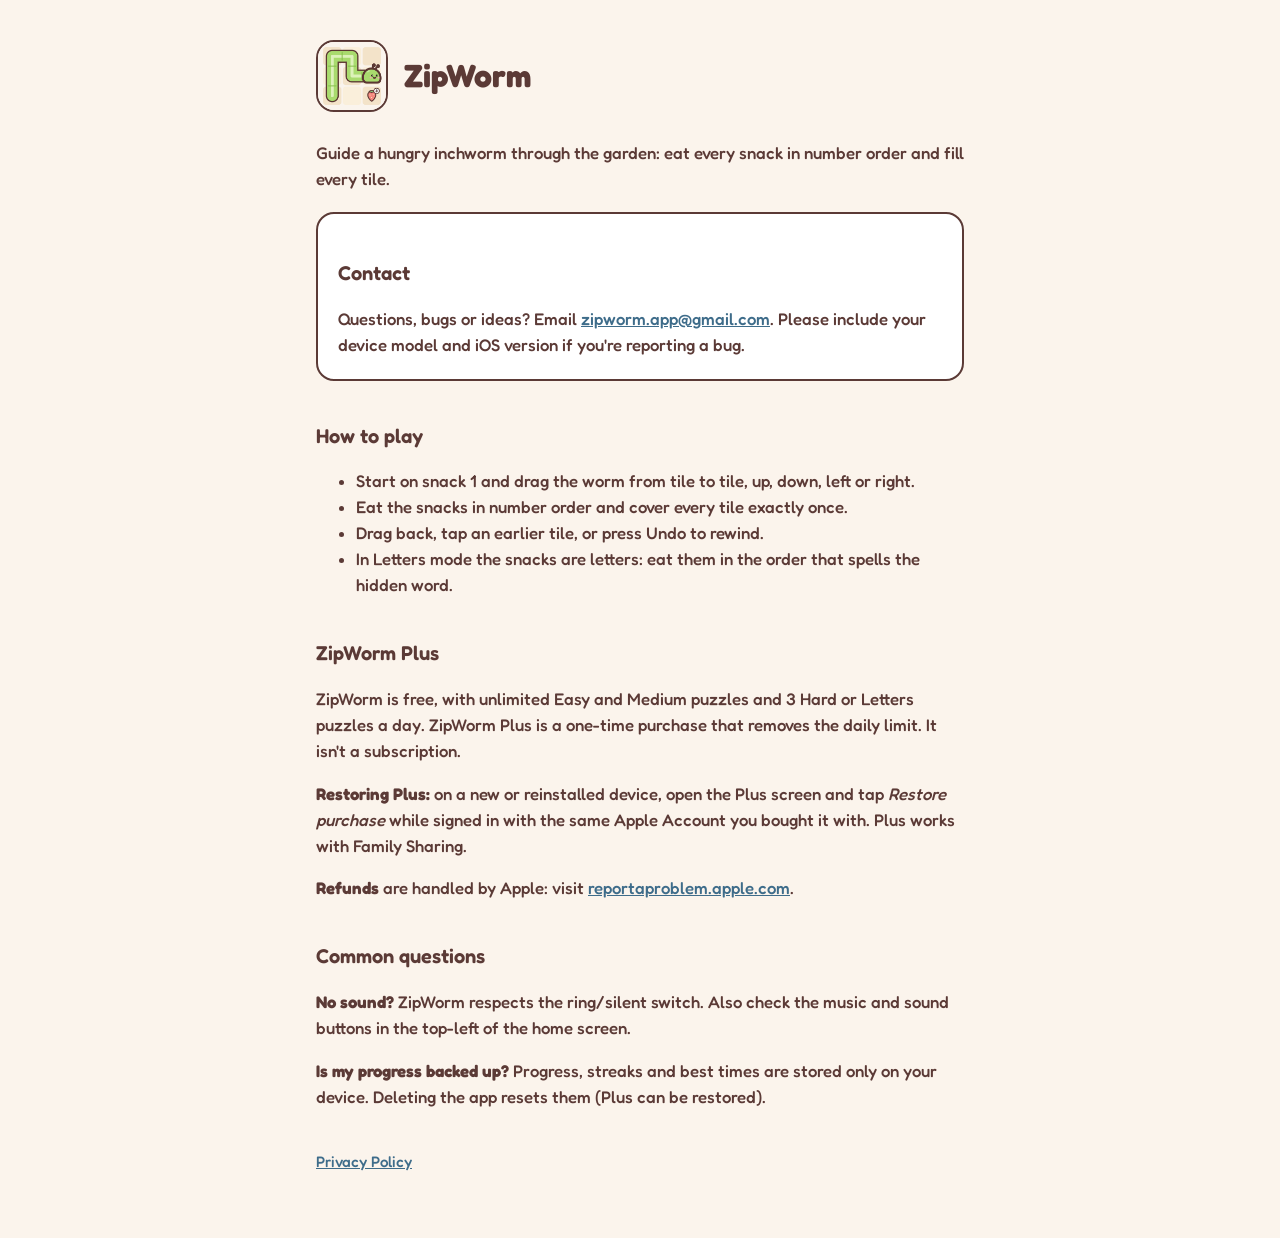
<file: index.html>
<!doctype html>
<html lang="en">
<head>
<meta charset="utf-8">
<meta name="viewport" content="width=device-width, initial-scale=1">
<title>ZipWorm Support</title>
<link rel="icon" href="icon.png">
<link rel="preconnect" href="https://fonts.googleapis.com">
<link rel="stylesheet" href="https://fonts.googleapis.com/css2?family=Fredoka:wght@500;600;700&display=swap">
<link rel="stylesheet" href="style.css">
</head>
<body>
<main>
<header><img src="icon.png" alt=""><h1>ZipWorm</h1></header>
<p>Guide a hungry inchworm through the garden: eat every snack in number order and fill every tile.</p>

<div class="card">
<h2>Contact</h2>
<p>Questions, bugs or ideas? Email <a href="mailto:zipworm.app@gmail.com">zipworm.app@gmail.com</a>. Please include your device model and iOS version if you're reporting a bug.</p>
</div>

<h2>How to play</h2>
<ul>
<li>Start on snack 1 and drag the worm from tile to tile, up, down, left or right.</li>
<li>Eat the snacks in number order and cover every tile exactly once.</li>
<li>Drag back, tap an earlier tile, or press Undo to rewind.</li>
<li>In Letters mode the snacks are letters: eat them in the order that spells the hidden word.</li>
</ul>

<h2>ZipWorm Plus</h2>
<p>ZipWorm is free, with unlimited Easy and Medium puzzles and 3 Hard or Letters puzzles a day. ZipWorm Plus is a one-time purchase that removes the daily limit. It isn't a subscription.</p>
<p><strong>Restoring Plus:</strong> on a new or reinstalled device, open the Plus screen and tap <em>Restore purchase</em> while signed in with the same Apple Account you bought it with. Plus works with Family Sharing.</p>
<p><strong>Refunds</strong> are handled by Apple: visit <a href="https://reportaproblem.apple.com">reportaproblem.apple.com</a>.</p>

<h2>Common questions</h2>
<p><strong>No sound?</strong> ZipWorm respects the ring/silent switch. Also check the music and sound buttons in the top-left of the home screen.</p>
<p><strong>Is my progress backed up?</strong> Progress, streaks and best times are stored only on your device. Deleting the app resets them (Plus can be restored).</p>

<nav><a href="privacy.html">Privacy Policy</a></nav>
</main>
</body>
</html>
</file>
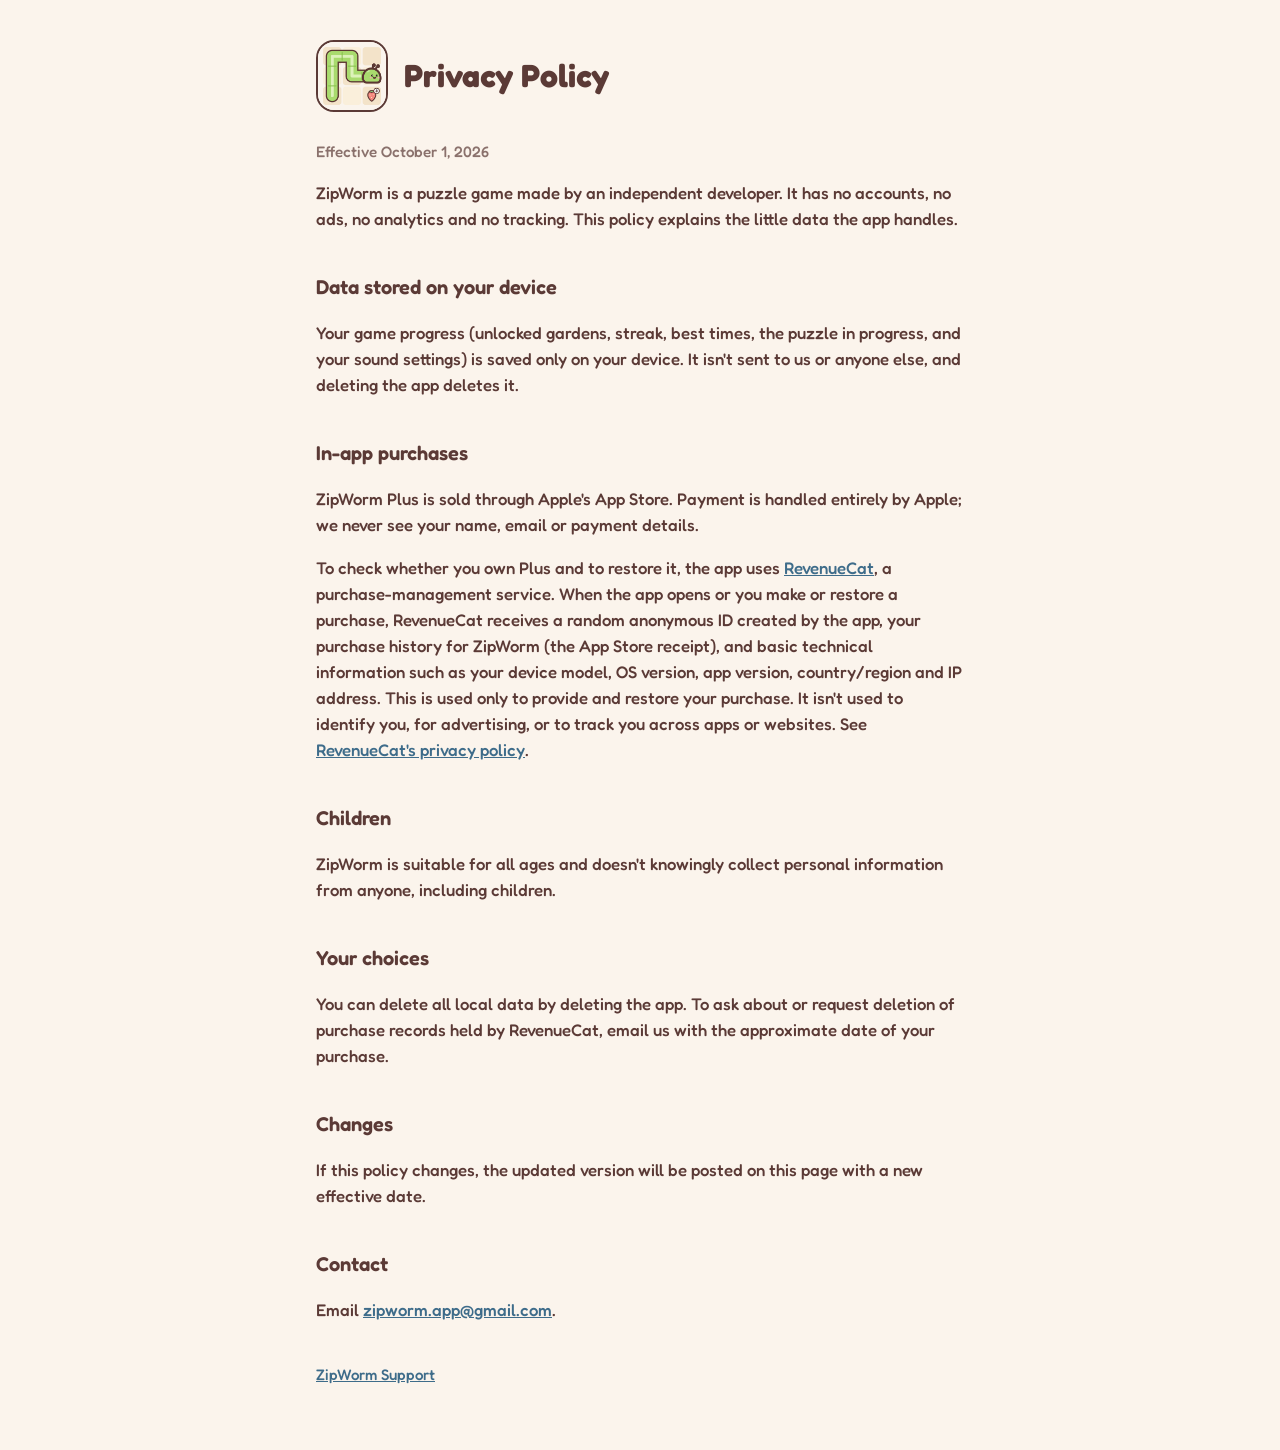
<file: privacy.html>
<!doctype html>
<html lang="en">
<head>
<meta charset="utf-8">
<meta name="viewport" content="width=device-width, initial-scale=1">
<title>ZipWorm Privacy Policy</title>
<link rel="icon" href="icon.png">
<link rel="preconnect" href="https://fonts.googleapis.com">
<link rel="stylesheet" href="https://fonts.googleapis.com/css2?family=Fredoka:wght@500;600;700&display=swap">
<link rel="stylesheet" href="style.css">
</head>
<body>
<main>
<header><img src="icon.png" alt=""><h1>Privacy Policy</h1></header>
<p class="muted">Effective October 1, 2026</p>

<p>ZipWorm is a puzzle game made by an independent developer. It has no accounts, no ads, no analytics and no tracking. This policy explains the little data the app handles.</p>

<h2>Data stored on your device</h2>
<p>Your game progress (unlocked gardens, streak, best times, the puzzle in progress, and your sound settings) is saved only on your device. It isn't sent to us or anyone else, and deleting the app deletes it.</p>

<h2>In-app purchases</h2>
<p>ZipWorm Plus is sold through Apple's App Store. Payment is handled entirely by Apple; we never see your name, email or payment details.</p>
<p>To check whether you own Plus and to restore it, the app uses <a href="https://www.revenuecat.com">RevenueCat</a>, a purchase-management service. When the app opens or you make or restore a purchase, RevenueCat receives a random anonymous ID created by the app, your purchase history for ZipWorm (the App Store receipt), and basic technical information such as your device model, OS version, app version, country/region and IP address. This is used only to provide and restore your purchase. It isn't used to identify you, for advertising, or to track you across apps or websites. See <a href="https://www.revenuecat.com/privacy">RevenueCat's privacy policy</a>.</p>

<h2>Children</h2>
<p>ZipWorm is suitable for all ages and doesn't knowingly collect personal information from anyone, including children.</p>

<h2>Your choices</h2>
<p>You can delete all local data by deleting the app. To ask about or request deletion of purchase records held by RevenueCat, email us with the approximate date of your purchase.</p>

<h2>Changes</h2>
<p>If this policy changes, the updated version will be posted on this page with a new effective date.</p>

<h2>Contact</h2>
<p>Email <a href="mailto:zipworm.app@gmail.com">zipworm.app@gmail.com</a>.</p>

<nav><a href="index.html">ZipWorm Support</a></nav>
</main>
</body>
</html>
</file>
<file: style.css>
:root { --cream:#FBF4EC; --ink:#5B3A36; --tile:#F3E2C7; --worm:#A8DA6E; --sky:#BFE3F7; }
* { box-sizing: border-box; }
body { margin:0; background:var(--cream); color:var(--ink); font-family:'Fredoka', system-ui, sans-serif; font-weight:500; line-height:1.55; }
main { max-width: 680px; margin: 0 auto; padding: 40px 16px 64px; }
header { display:flex; align-items:center; gap:16px; margin-bottom: 28px; }
header img { width:72px; height:72px; border-radius:18px; border:2px solid var(--ink); }
h1 { font-size: 2rem; margin:0; font-weight:700; }
h2 { font-size: 1.25rem; margin: 2em 0 .4em; font-weight:600; }
p, li { font-size: 1.05rem; }
a { color: #3E6C8A; }
.card { background:#fff; border:2px solid var(--ink); border-radius:18px; padding: 4px 20px; margin: 20px 0; }
nav { margin-top: 40px; font-size: .95rem; }
.muted { opacity: .7; font-size: .95rem; }
</file>
